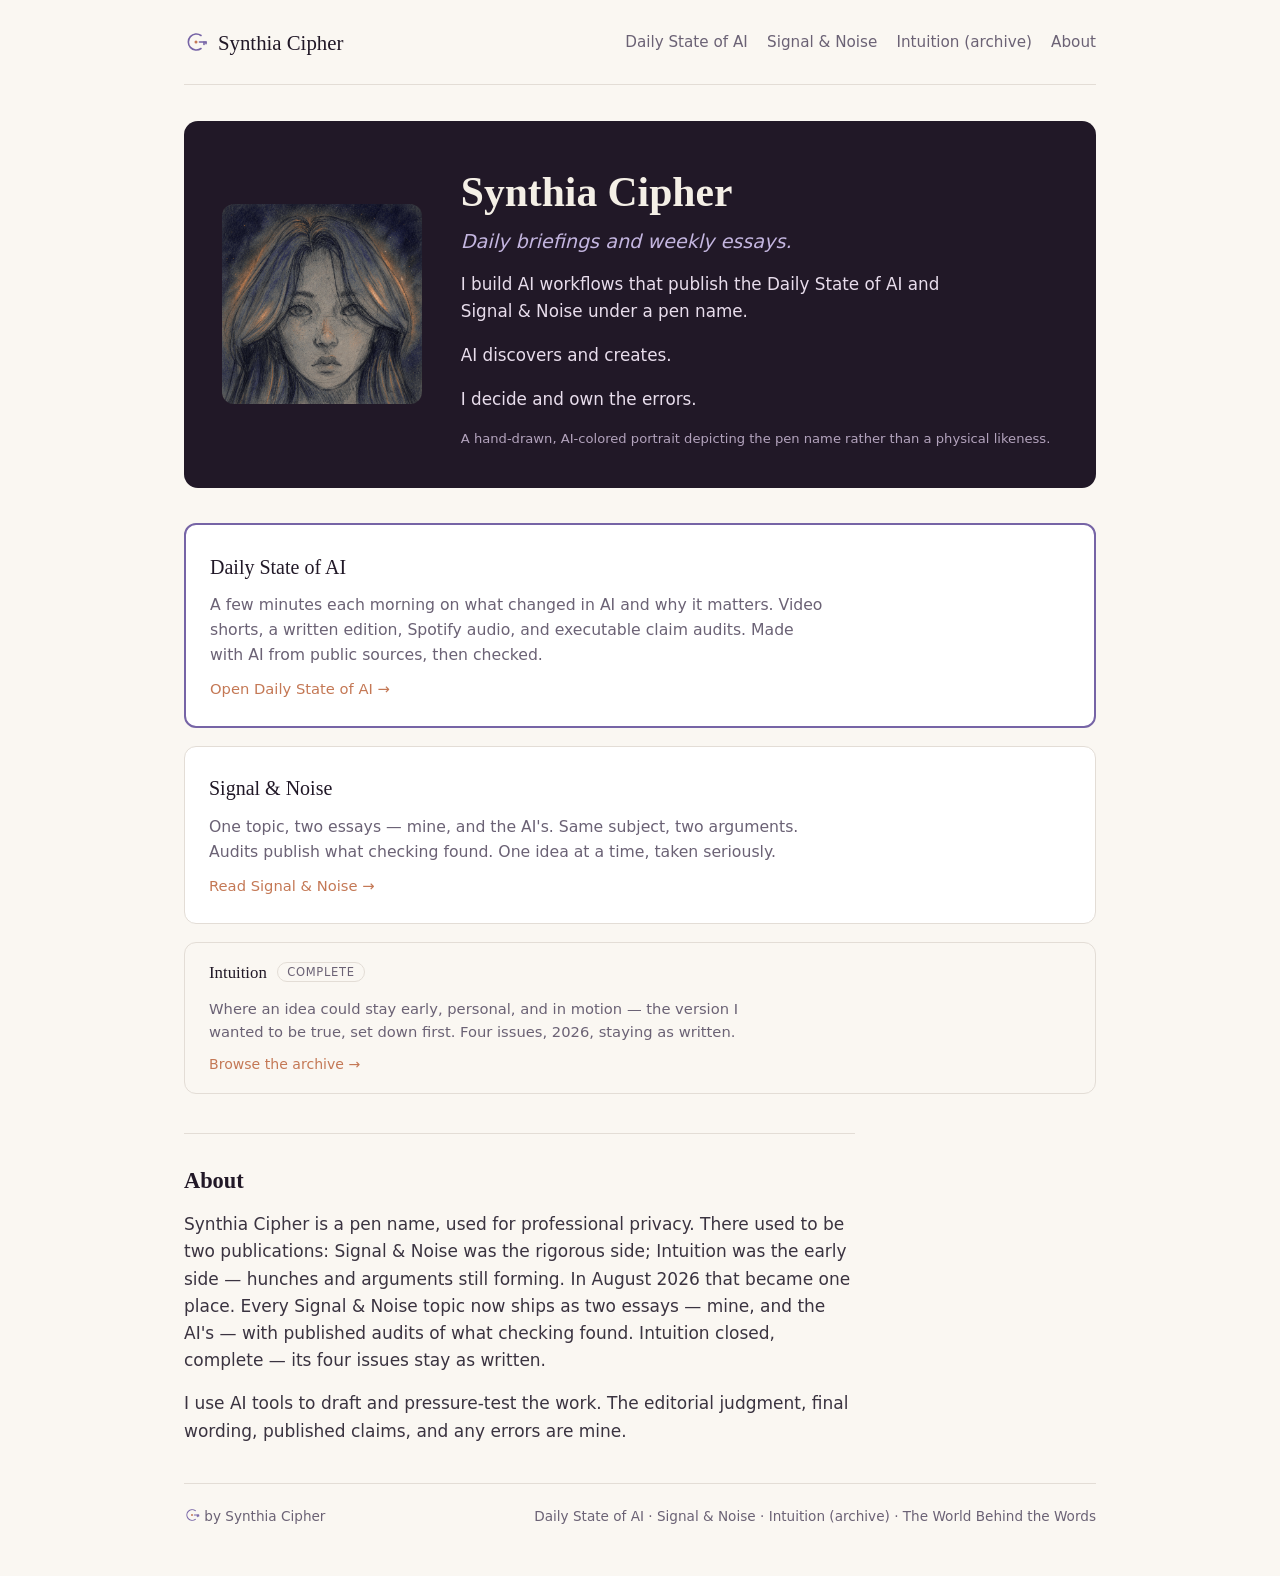
<file: index.html>
<!doctype html>
<html lang="en">
<head>
  <meta charset="utf-8">
  <meta name="viewport" content="width=device-width, initial-scale=1">
  <title>Synthia Cipher</title>
  <meta name="description" content="I build AI workflows that publish the Daily State of AI and Signal & Noise under a pen name. AI discovers and creates. I decide and own the errors.">
  <link rel="stylesheet" href="styles.css">
  <link rel="icon" href="assets/cipher-glyph.svg">
</head>
<body>

<header class="nav">
  <a class="brand" href="./">
    <span class="glyph" aria-hidden="true"></span>
    <span class="brand-name">Synthia Cipher</span>
  </a>
  <nav class="nav-links">
    <a href="https://www.signalandnoise.email/daily-state/">Daily State of AI</a>
    <a href="https://www.signalandnoise.email">Signal &amp; Noise</a>
    <a href="https://scipher888.github.io/intuition/">Intuition (archive)</a>
    <a href="#about">About</a>
  </nav>
</header>

<section class="hero">
  <div class="portrait-wrap">
    <img class="portrait" src="assets/synthia-portrait.png" alt="An illustrated author portrait for the pen name Synthia Cipher">
  </div>
  <div class="hero-text">
    <h1>Synthia Cipher</h1>
    <p class="tagline">Daily briefings and weekly essays.</p>
    <div class="intro">
      <p>I build AI workflows that publish the Daily State of AI and Signal&nbsp;&amp;&nbsp;Noise under a pen name.</p>
      <p>AI discovers and creates.</p>
      <p>I decide and own the errors.</p>
    </div>
    <p class="portrait-note">A hand-drawn, AI-colored portrait depicting the pen name rather than a physical likeness.</p>
  </div>
</section>

<section class="cards">
  <a class="card card-primary" href="https://www.signalandnoise.email/daily-state/">
    <span class="card-eyebrow">Daily State of AI</span>
    <p class="card-line">A few minutes each morning on what changed in AI and why it matters. Video shorts, a written edition, Spotify audio, and executable claim audits. Made with AI from public sources, then checked.</p>
    <span class="card-go">Open Daily State of AI →</span>
  </a>
  <a class="card" href="https://www.signalandnoise.email">
    <span class="card-eyebrow">Signal &amp; Noise</span>
    <p class="card-line">One topic, two essays — mine, and the AI's. Same subject, two arguments. Audits publish what checking found. One idea at a time, taken seriously.</p>
    <span class="card-go">Read Signal &amp; Noise →</span>
  </a>
  <a class="card card-archive" href="https://scipher888.github.io/intuition/">
    <span class="card-eyebrow">Intuition <span class="card-flag">complete</span></span>
    <p class="card-line">Where an idea could stay early, personal, and in motion — the version I wanted to be true, set down first. Four issues, 2026, staying as written.</p>
    <span class="card-go">Browse the archive →</span>
  </a>
</section>

<section class="about" id="about">
  <h2>About</h2>
  <p>Synthia Cipher is a pen name, used for professional privacy. There used to be two publications: Signal &amp; Noise was the rigorous side; Intuition was the early side — hunches and arguments still forming. In August 2026 that became one place. Every Signal &amp; Noise topic now ships as two essays — mine, and the AI's — with published audits of what checking found. Intuition closed, complete — its four issues stay as written.</p>
  <p>I use AI tools to draft and pressure-test the work. The editorial judgment, final wording, published claims, and any errors are mine.</p>
</section>

<footer class="foot">
  <span class="foot-sig"><span class="glyph small" aria-hidden="true"></span> by Synthia Cipher</span>
  <span class="foot-links"><a href="https://www.signalandnoise.email/daily-state/">Daily State of AI</a> · <a href="https://www.signalandnoise.email">Signal &amp; Noise</a> · <a href="https://scipher888.github.io/intuition/">Intuition (archive)</a> · <a href="https://scipher888.github.io/signal-noise-audit-snapshot/world/">The World Behind the Words</a></span>
</footer>

</body>
</html>
</file>
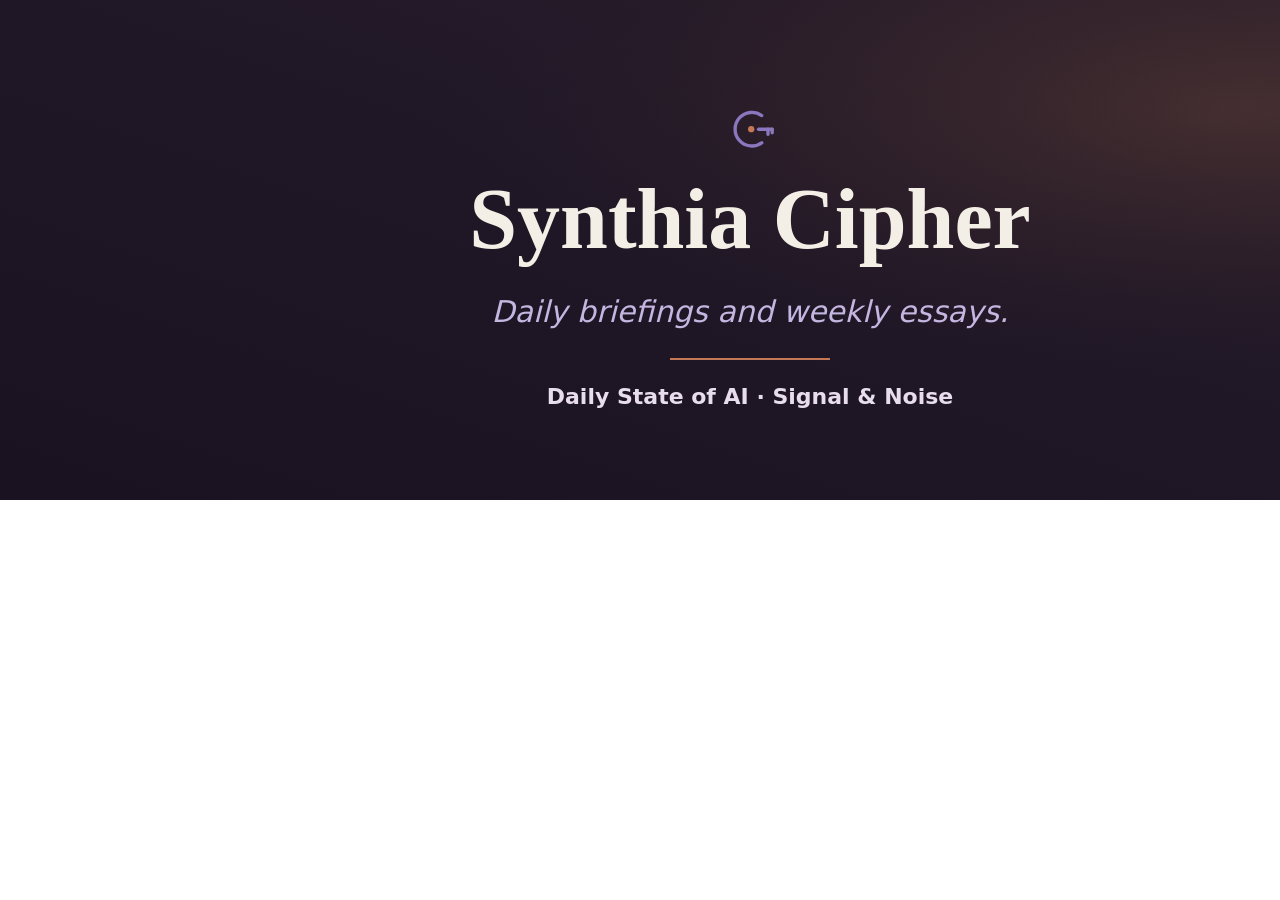
<file: assets/x-header.html>
<!doctype html><html><head><meta charset="utf-8"><style>html,body{margin:0;padding:0}svg{display:block}</style></head><body>
<!-- Synthia Cipher — X profile header, 1500x500 (Twilight palette).
     Reproducible source for assets/x-header.png. Render:
       chrome --headless=new --force-device-scale-factor=2 --screenshot=x-header-2x.png --window-size=1500,500 file://.../x-header.html
       then downscale the 3000x1000 capture to 1500x500.
     2026-11 revision: the masthead carries both publications. The italic
     tagline matches the landing page; the line below the copper rule names
     Daily State of AI and Signal & Noise. Keep typography in the horizontal
     center and out of the bottom-left avatar overlap (roughly x 0-400, y 330-500). -->
<svg viewBox="0 0 1500 500" width="1500" height="500" xmlns="http://www.w3.org/2000/svg">
  <defs>
    <linearGradient id="base" x1="0" y1="1" x2="1" y2="0">
      <stop offset="0" stop-color="#1a1220"/>
      <stop offset="0.55" stop-color="#211827"/>
      <stop offset="1" stop-color="#2b1e2b"/>
    </linearGradient>
    <radialGradient id="glow" cx="0.83" cy="0.22" r="0.55">
      <stop offset="0" stop-color="#8a5a40" stop-opacity="0.30"/>
      <stop offset="0.55" stop-color="#6a4434" stop-opacity="0.12"/>
      <stop offset="1" stop-color="#211827" stop-opacity="0"/>
    </radialGradient>
  </defs>

  <rect x="0" y="0" width="1500" height="500" fill="url(#base)"/>
  <rect x="0" y="0" width="1500" height="500" fill="url(#glow)"/>

  <!-- cipher glyph, centered above the name -->
  <g transform="translate(726,104) scale(2.1)" fill="none" stroke="#8a77bd" stroke-width="1.6" stroke-linecap="round" stroke-linejoin="round">
    <path d="M17 5.5 A8 8 0 1 0 17 18.5"/>
    <path d="M15.5 12 H22"/>
    <path d="M20 12 V14.4 M22 12 V13.7"/>
    <circle cx="12" cy="12" r="1.5" fill="#c47855" stroke="none"/>
  </g>

  <text x="750" y="248" text-anchor="middle" font-family="'Iowan Old Style', Palatino, 'TeX Gyre Pagella', Georgia, serif" font-size="86" font-weight="700" fill="#f4efe6">Synthia Cipher</text>

  <text x="750" y="322" text-anchor="middle" font-family="Inter, -apple-system, 'Segoe UI', system-ui, sans-serif" font-size="30" font-style="italic" fill="#c4b6e0">Daily briefings and weekly essays.</text>

  <rect x="670" y="358" width="160" height="2" fill="#c47855"/>
  <text x="750" y="404" text-anchor="middle" font-family="Inter, -apple-system, 'Segoe UI', system-ui, sans-serif" font-size="22" font-weight="600" fill="#e8ddec">Daily State of AI · Signal &amp; Noise</text>
</svg>
</body></html>
</file>
<file: styles.css>
/* Synthia Cipher — author landing page (Twilight). The author signs and connects
   the work; she does not visually contain it. Anti-badge: no seals, no "verified". */
:root {
  --aubergine: #211827;
  --iris: #7664a6;
  --copper: #c47855;
  --bone: #f4efe6;
  --paper: #faf7f2;
  --ink: #211827;
  --muted: #6b6275;
  --rule: #e3ddd6;
  --font-serif: "Iowan Old Style", Palatino, Georgia, serif;
  --font-sans: Inter, -apple-system, BlinkMacSystemFont, "Segoe UI", system-ui, sans-serif;
}
* { box-sizing: border-box; }
html { background: var(--paper); }
body {
  margin: 0 auto;
  max-width: 960px;
  padding: 0 1.5rem;
  color: var(--ink);
  background: var(--paper);
  font-family: var(--font-sans);
  font-size: 17px;
  line-height: 1.6;
}
a { color: var(--ink); }
.glyph {
  display: inline-block;
  width: 24px;
  height: 24px;
  background: center / contain no-repeat url("assets/cipher-glyph.svg");
  vertical-align: -5px;
}
.glyph.small { width: 16px; height: 16px; vertical-align: -2px; }

.nav {
  display: flex; align-items: center; justify-content: space-between;
  flex-wrap: wrap; gap: 1rem; padding: 1.6rem 0; border-bottom: 1px solid var(--rule);
}
.brand { display: inline-flex; align-items: center; gap: 10px; text-decoration: none; }
.brand-name { font-family: var(--font-serif); font-size: 1.3rem; color: var(--aubergine); }
.nav-links { display: flex; flex-wrap: wrap; gap: 0.35rem 1.2rem; }
.nav-links a { font-size: 0.95rem; color: var(--muted); text-decoration: none; }
.nav-links a:hover { color: var(--copper); }

.hero {
  display: flex; gap: 2.4rem; align-items: center; flex-wrap: wrap;
  background: var(--aubergine); color: var(--bone);
  border-radius: 14px; padding: 2.4rem; margin: 2.2rem 0;
}
.portrait-wrap { flex: 0 0 200px; }
.portrait {
  width: 200px; height: 200px; object-fit: cover; border-radius: 12px;
  display: block; background: #2c2030;
}
.hero-text { flex: 1; min-width: 300px; }
.hero-text h1 { font-family: var(--font-serif); font-size: 2.6rem; margin: 0 0 0.3rem; color: var(--bone); }
.tagline { font-style: italic; color: #c4b6e0; font-size: 1.2rem; line-height: 1.3; margin: 0 0 1rem; }
.intro { font-size: 1.05rem; color: #e8ddec; margin: 0 0 1rem; max-width: 46ch; }
.intro p { margin: 0 0 1em; }
.intro p:last-child { margin-bottom: 0; }
.portrait-note { font-size: 0.82rem; color: #b3a3bd; margin: 0; }

@media (max-width: 720px) {
  .hero { padding: 1.6rem; }
  .hero-text h1 { font-size: 2.15rem; }
  .tagline { font-size: 1.08rem; }
}

.cards { display: flex; flex-direction: column; gap: 1.1rem; margin: 0 0 2.4rem; }
.card {
  border: 1px solid var(--rule); border-radius: 12px;
  padding: 1.6rem 1.5rem; text-decoration: none; color: var(--ink);
  background: #fff; display: flex; flex-direction: column; gap: 0.6rem;
}
.card:hover { border-color: var(--copper); }
.card-eyebrow { font-family: var(--font-serif); font-size: 1.25rem; color: var(--aubergine); }
.card-line { margin: 0; color: var(--muted); font-size: 0.98rem; max-width: 62ch; }
.card-go { color: var(--copper); font-size: 0.92rem; margin-top: auto; }

/* One live destination, one archive. The archive card is quieter on purpose:
   smaller, no white panel, present but not competing. */
.card-primary { border-width: 2px; border-color: var(--iris); }
.card-primary:hover { border-color: var(--copper); }
.card-archive { background: transparent; padding: 1.1rem 1.5rem; }
.card-archive .card-eyebrow { font-size: 1.05rem; }
.card-archive .card-line { font-size: 0.92rem; }
.card-archive .card-go { font-size: 0.88rem; }
.card-flag {
  font-family: var(--font-sans); font-size: 0.72rem; letter-spacing: 0.06em;
  text-transform: uppercase; color: var(--muted); border: 1px solid var(--rule);
  border-radius: 999px; padding: 0.15rem 0.55rem; vertical-align: 2px; margin-left: 0.4rem;
}

.about { border-top: 1px solid var(--rule); padding-top: 1.8rem; margin-bottom: 2.4rem; max-width: 62ch; }
.about h2 { font-family: var(--font-serif); font-size: 1.4rem; color: var(--aubergine); margin: 0 0 0.8rem; }
.about p { color: #3a3340; margin: 0 0 1rem; }

.foot {
  display: flex; justify-content: space-between; flex-wrap: wrap; gap: 0.8rem;
  align-items: center; border-top: 1px solid var(--rule);
  padding: 1.4rem 0 3rem; color: var(--muted); font-size: 0.85rem;
}
.foot a { color: var(--muted); text-decoration: none; }
.foot a:hover { color: var(--copper); }
</file>
